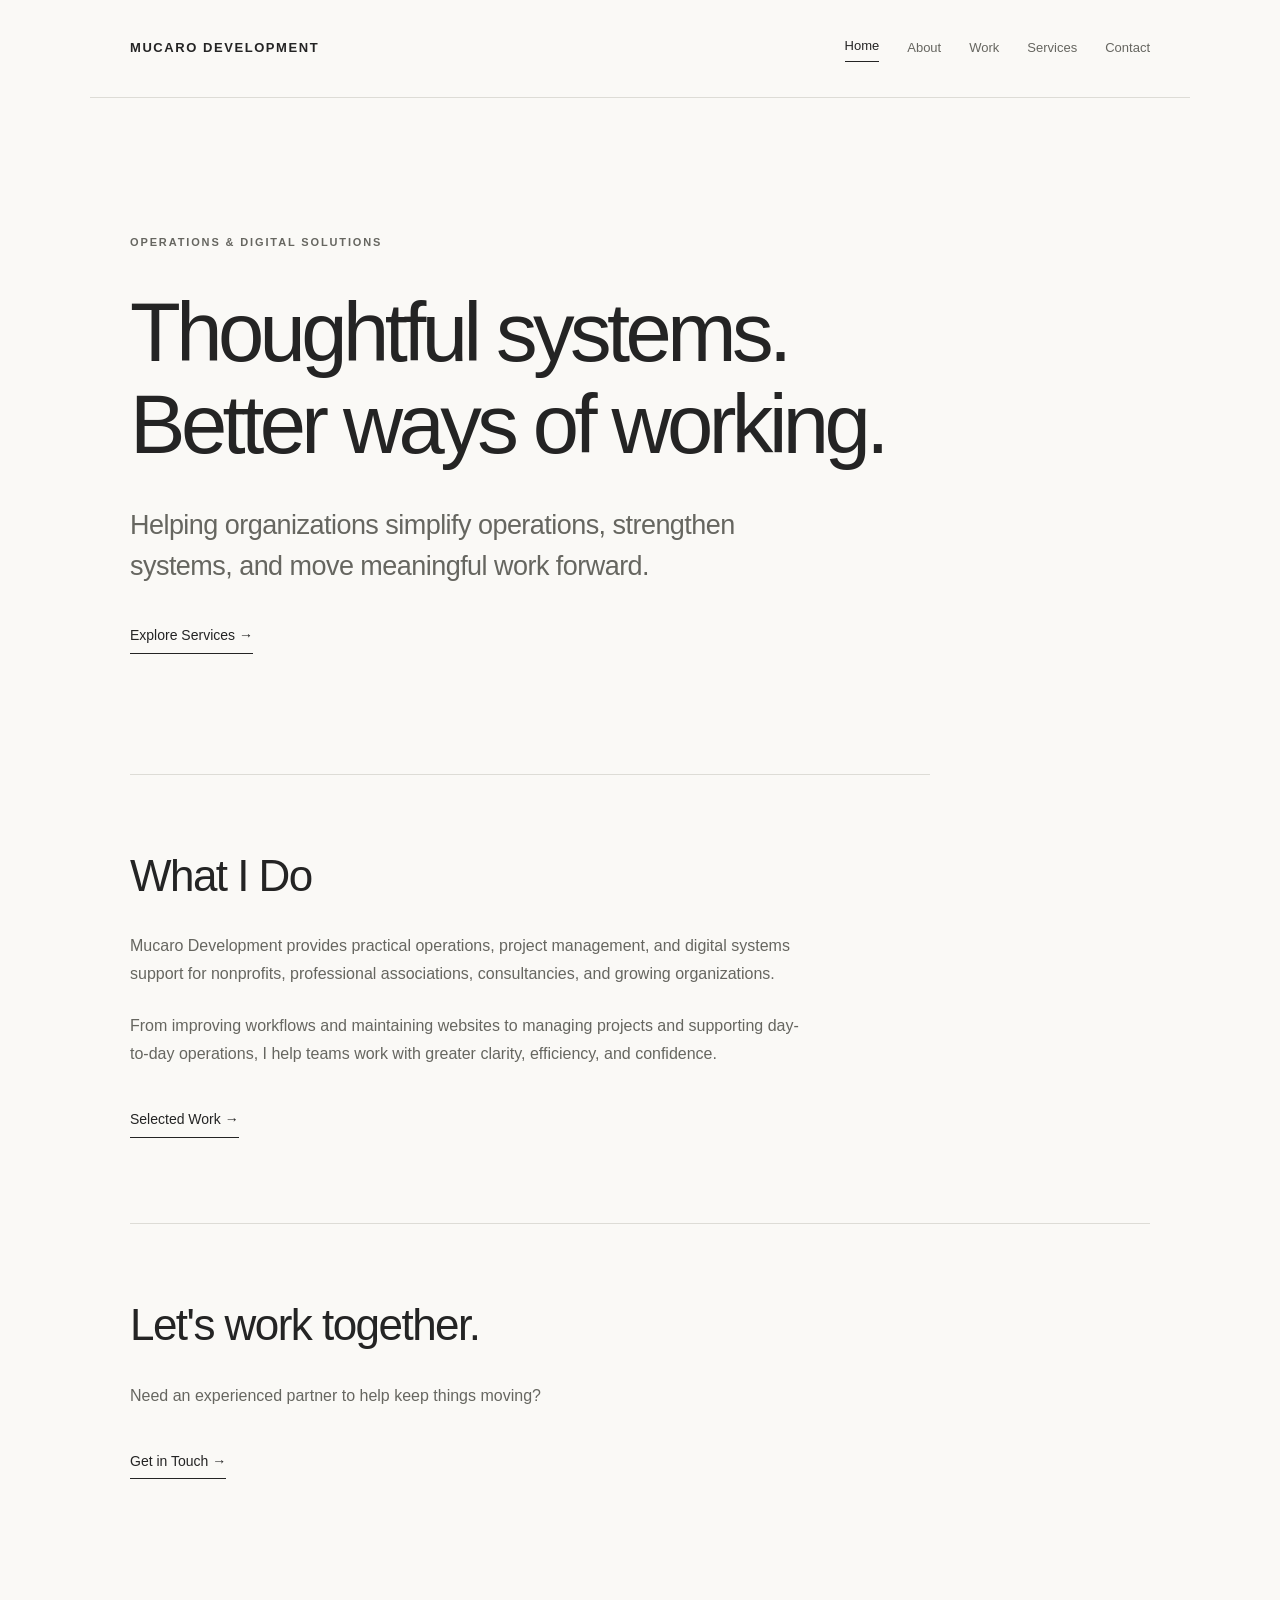
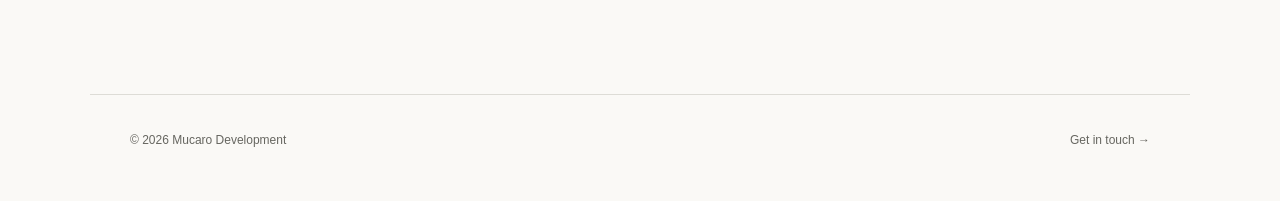
<file: index.html>
<!DOCTYPE html>
<html lang="en">
<head>
  <meta charset="UTF-8">
  <meta name="viewport" content="width=device-width, initial-scale=1.0">
  <meta name="description" content="Mucaro Development provides operations consulting, project management, and digital systems support for mission-driven organizations.">
  <title>Mucaro Development | Operations & Digital Solutions</title>
  <link rel="stylesheet" href="style.css">
</head>

<body>

  <header class="site-header">
    <a href="index.html" class="logo">MUCARO DEVELOPMENT</a>

    <nav aria-label="Main navigation">
      <a href="index.html" class="active" aria-current="page">Home</a>
      <a href="about.html">About</a>
      <a href="work.html">Work</a>
      <a href="services.html">Services</a>
      <a href="contact.html">Contact</a>
    </nav>
  </header>

  <main class="page-content">

    <section class="hero">
      <p class="eyebrow">OPERATIONS & DIGITAL SOLUTIONS</p>

      <h1>
        Thoughtful systems.<br>
        Better ways of working.
      </h1>

      <p class="lead">
        Helping organizations simplify operations,
        strengthen systems, and move meaningful work forward.
      </p>

      <a href="services.html" class="text-link">
        Explore Services &rarr;
      </a>
    </section>

    <section class="home-intro">
      <h2>What I Do</h2>

      <p>
        Mucaro Development provides practical operations,
        project management, and digital systems support
        for nonprofits, professional associations,
        consultancies, and growing organizations.
      </p>

      <p>
        From improving workflows and maintaining websites
        to managing projects and supporting day-to-day
        operations, I help teams work with greater clarity,
        efficiency, and confidence.
      </p>

      <a href="work.html" class="text-link">
        Selected Work &rarr;
      </a>
    </section>

    <section class="home-contact">
      <h2>Let's work together.</h2>

      <p>
        Need an experienced partner to help keep
        things moving?
      </p>

      <a href="contact.html" class="text-link">
        Get in Touch &rarr;
      </a>
    </section>

  </main>

  <footer class="site-footer">
    <p>&copy; 2026 Mucaro Development</p>

    <a href="contact.html">
  Get in touch &rarr;
    </a>
  </footer>

</body>
</html>
</file>
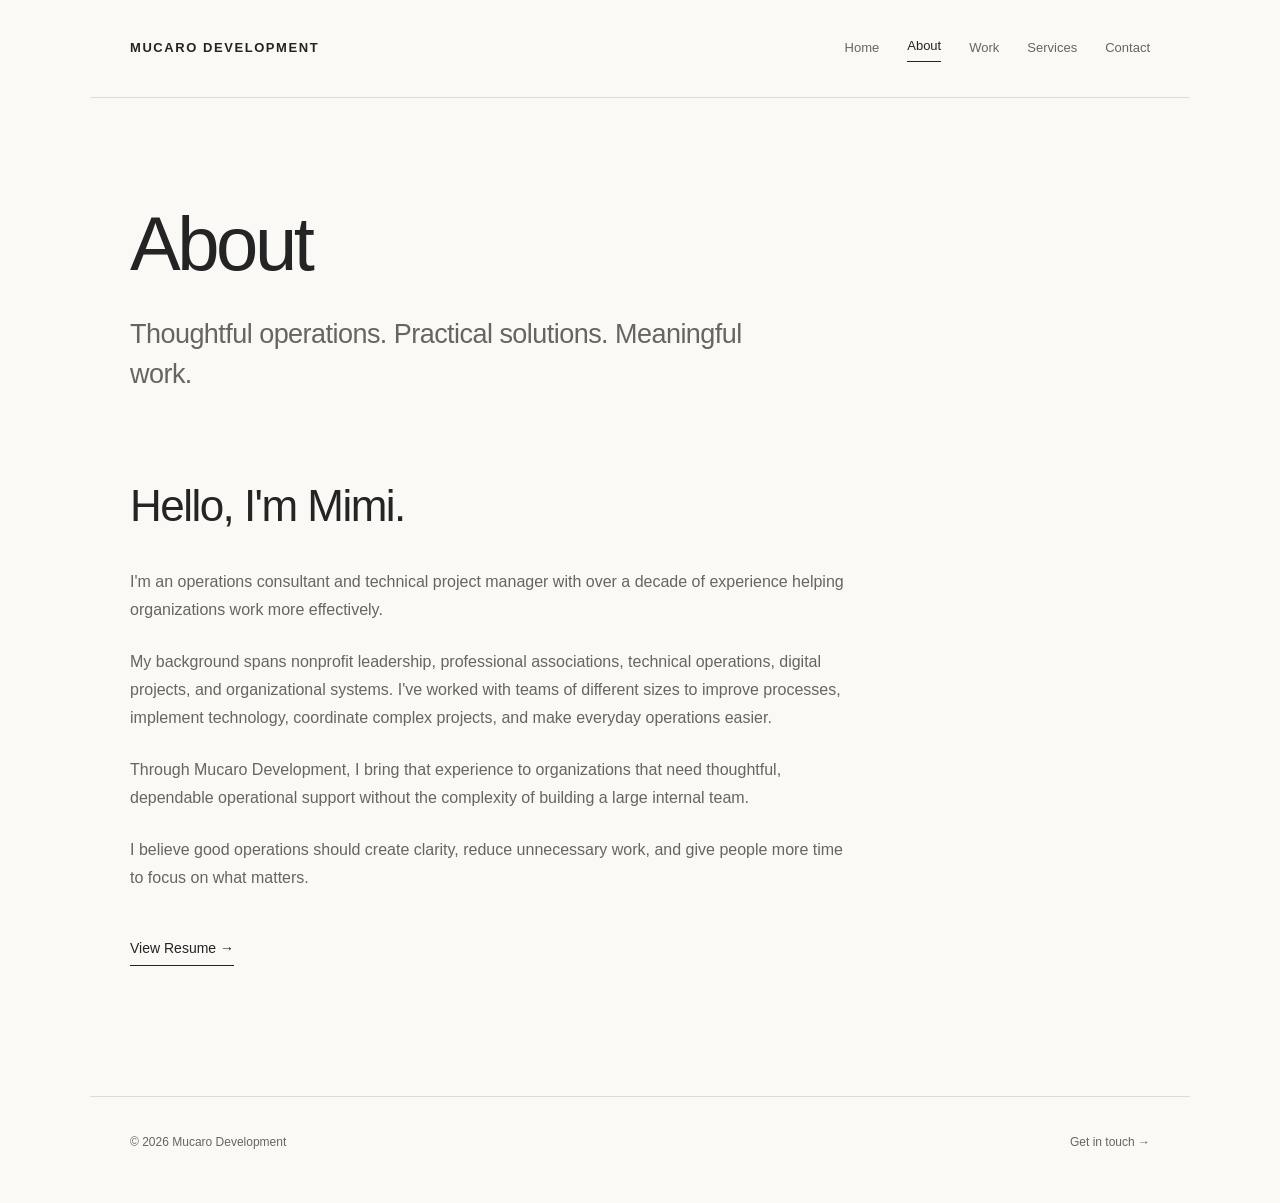
<file: about.html>
<!DOCTYPE html>
<html lang="en">
<head>
  <meta charset="UTF-8">
  <meta name="viewport" content="width=device-width, initial-scale=1.0">
  <meta name="description" content="About Mary Mimi Weary, founder of Mucaro Development.">
  <title>About | Mucaro Development</title>
  <link rel="stylesheet" href="style.css">
</head>
<body>

  <header class="site-header">
    <a href="index.html" class="logo">MUCARO DEVELOPMENT</a>

    <nav aria-label="Main navigation">
      <a href="index.html">Home</a>
      <a href="about.html" class="active" aria-current="page">About</a>
      <a href="work.html">Work</a>
      <a href="services.html">Services</a>
      <a href="contact.html">Contact</a>
    </nav>
  </header>

  <main class="page-content">
    <section class="page-intro">
      <h1>About</h1>
      <p class="lead">
        Thoughtful operations. Practical solutions.
        Meaningful work.
      </p>
    </section>

    <section class="about-content">
      <h2>Hello, I'm Mimi.</h2>

      <p>
        I'm an operations consultant and technical project
        manager with over a decade of experience helping
        organizations work more effectively.
      </p>

      <p>
        My background spans nonprofit leadership, professional
        associations, technical operations, digital projects,
        and organizational systems. I've worked with teams
        of different sizes to improve processes, implement
        technology, coordinate complex projects, and make
        everyday operations easier.
      </p>

      <p>
        Through Mucaro Development, I bring that experience
        to organizations that need thoughtful, dependable
        operational support without the complexity of building
        a large internal team.
      </p>

      <p>
        I believe good operations should create clarity,
        reduce unnecessary work, and give people more time
        to focus on what matters.
      </p>

      <a href="resume.pdf" class="text-link" target="_blank"
         rel="noopener noreferrer">
        View Resume &rarr;
      </a>
    </section>
  </main>

  <footer class="site-footer">
    <p>&copy; 2026 Mucaro Development</p>
    <a href="contact.html">
  Get in touch &rarr;
    </a>
  </footer>

</body>
</html>
</file>
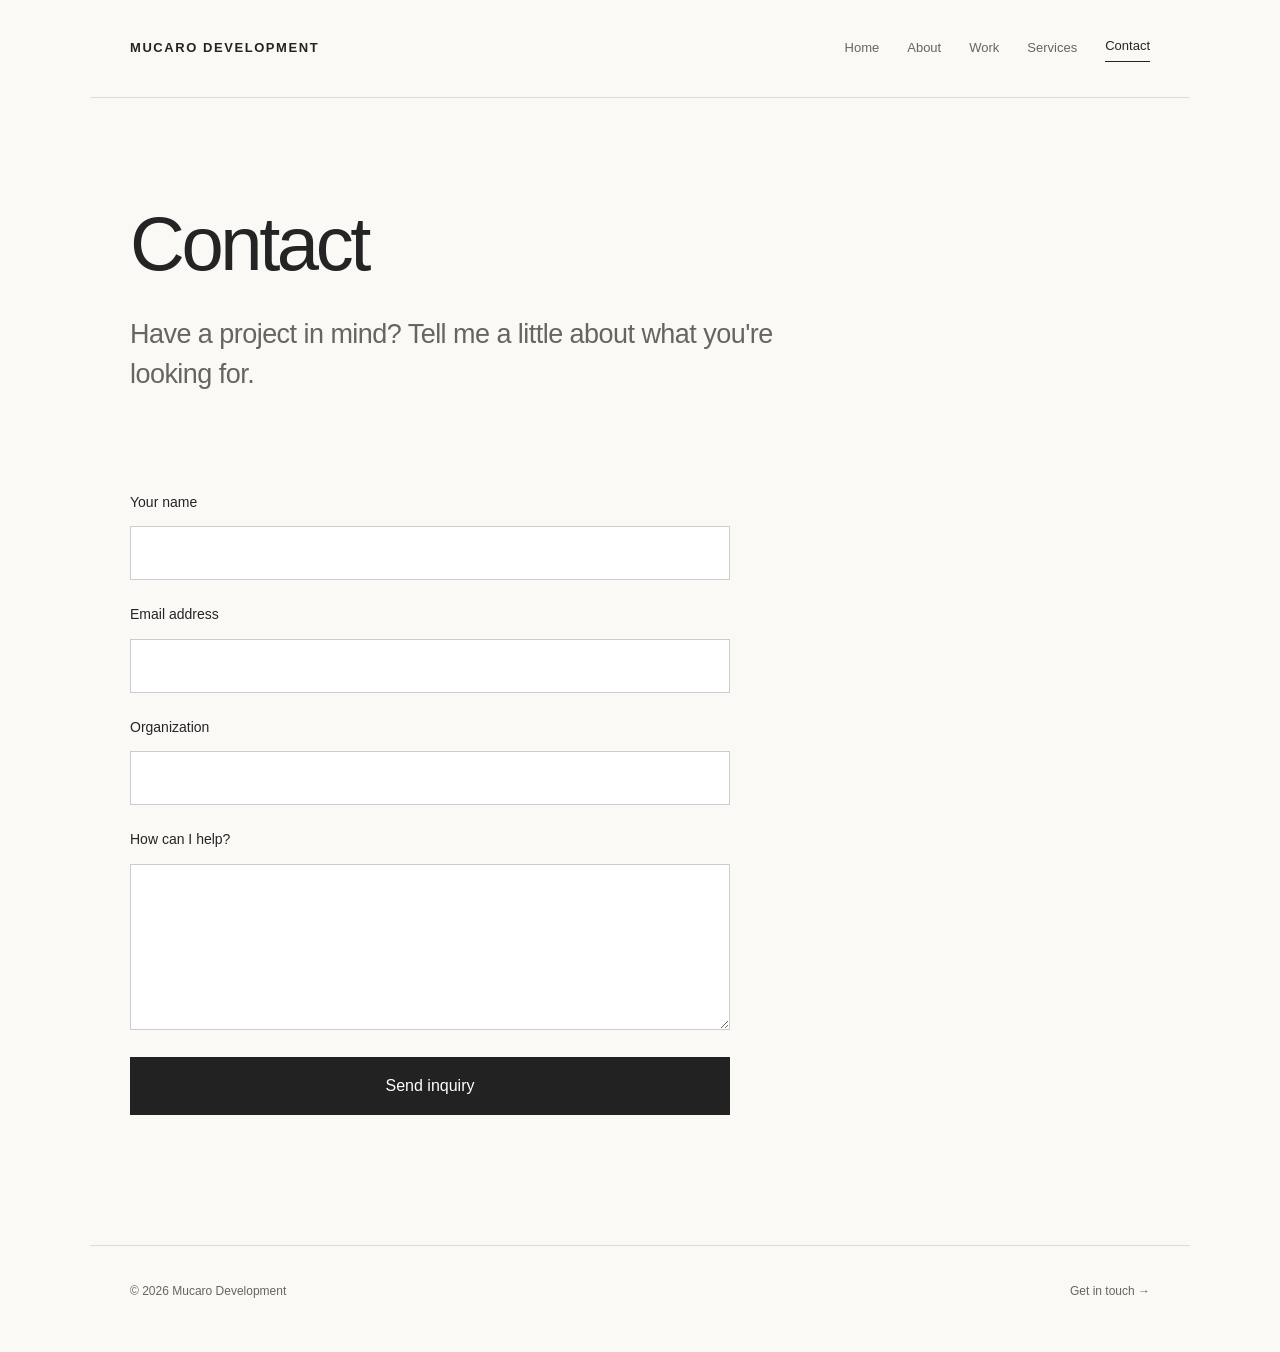
<file: contact.html>
<!DOCTYPE html>
<html lang="en">
<head>
  <meta charset="UTF-8">
  <meta name="viewport" content="width=device-width, initial-scale=1.0">
  <meta name="description" content="Contact Mucaro Development for operations consulting, project management, and technical support.">
  <title>Contact | Mucaro Development</title>
  <link rel="stylesheet" href="style.css">

  <style>
    /* Contact form styling */
    .contact-form {
      max-width: 600px;
      margin-top: 40px;
    }

    .contact-form form {
      display: flex;
      flex-direction: column;
      gap: 12px;
    }

    .contact-form label {
      font-size: 14px;
      margin-top: 10px;
    }

    .contact-form input,
    .contact-form textarea {
      width: 100%;
      padding: 12px;
      border: 1px solid #ccc;
      border-radius: 0;
      background: #fff;
      color: #222;
      font: inherit;
      box-sizing: border-box;
    }

    .contact-form textarea {
      resize: vertical;
    }

    .contact-form input:focus,
    .contact-form textarea:focus {
      outline: 1px solid #222;
      border-color: #222;
    }

    .contact-form button {
      background: #222;
      color: #fff;
      border: 1px solid #222;
      padding: 14px 24px;
      font: inherit;
      cursor: pointer;
      margin-top: 15px;
      transition: background 0.2s, color 0.2s;
    }

    .contact-form button:hover {
      background: transparent;
      color: #222;
    }

    @media (max-width: 600px) {
      .contact-form {
        margin-top: 30px;
      }
    }
  </style>
</head>

<body>

  <header class="site-header">
    <a href="index.html" class="logo">
      MUCARO DEVELOPMENT
    </a>

    <nav aria-label="Main navigation">
      <a href="index.html">Home</a>
      <a href="about.html">About</a>
      <a href="work.html">Work</a>
      <a href="services.html">Services</a>
      <a href="contact.html" class="active"
         aria-current="page">Contact</a>
    </nav>
  </header>

  <main class="page-content">

    <section class="page-intro">
      <h1>Contact</h1>
      <p class="lead">
        Have a project in mind?
        Tell me a little about what you're looking for.
      </p>
    </section>

    <section class="contact-form">

      <form
        action="https://formspree.io/f/mdeeekjy"
        method="POST"
      >

        <label for="name">Your name</label>
        <input
          id="name"
          type="text"
          name="name"
          autocomplete="name"
          required
        >

        <label for="email">Email address</label>
        <input
          id="email"
          type="email"
          name="email"
          autocomplete="email"
          required
        >

        <label for="organization">Organization</label>
        <input
          id="organization"
          type="text"
          name="organization"
          autocomplete="organization"
        >

        <label for="message">How can I help?</label>
        <textarea
          id="message"
          name="message"
          rows="5"
          required
        ></textarea>

        <button type="submit">
          Send inquiry
        </button>

      </form>

    </section>

  </main>

  <footer class="site-footer">
    <p>&copy; 2026 Mucaro Development</p>
    <a href="contact.html">
  Get in touch &rarr;
    </a>
  </footer>

</body>
</html>
</file>
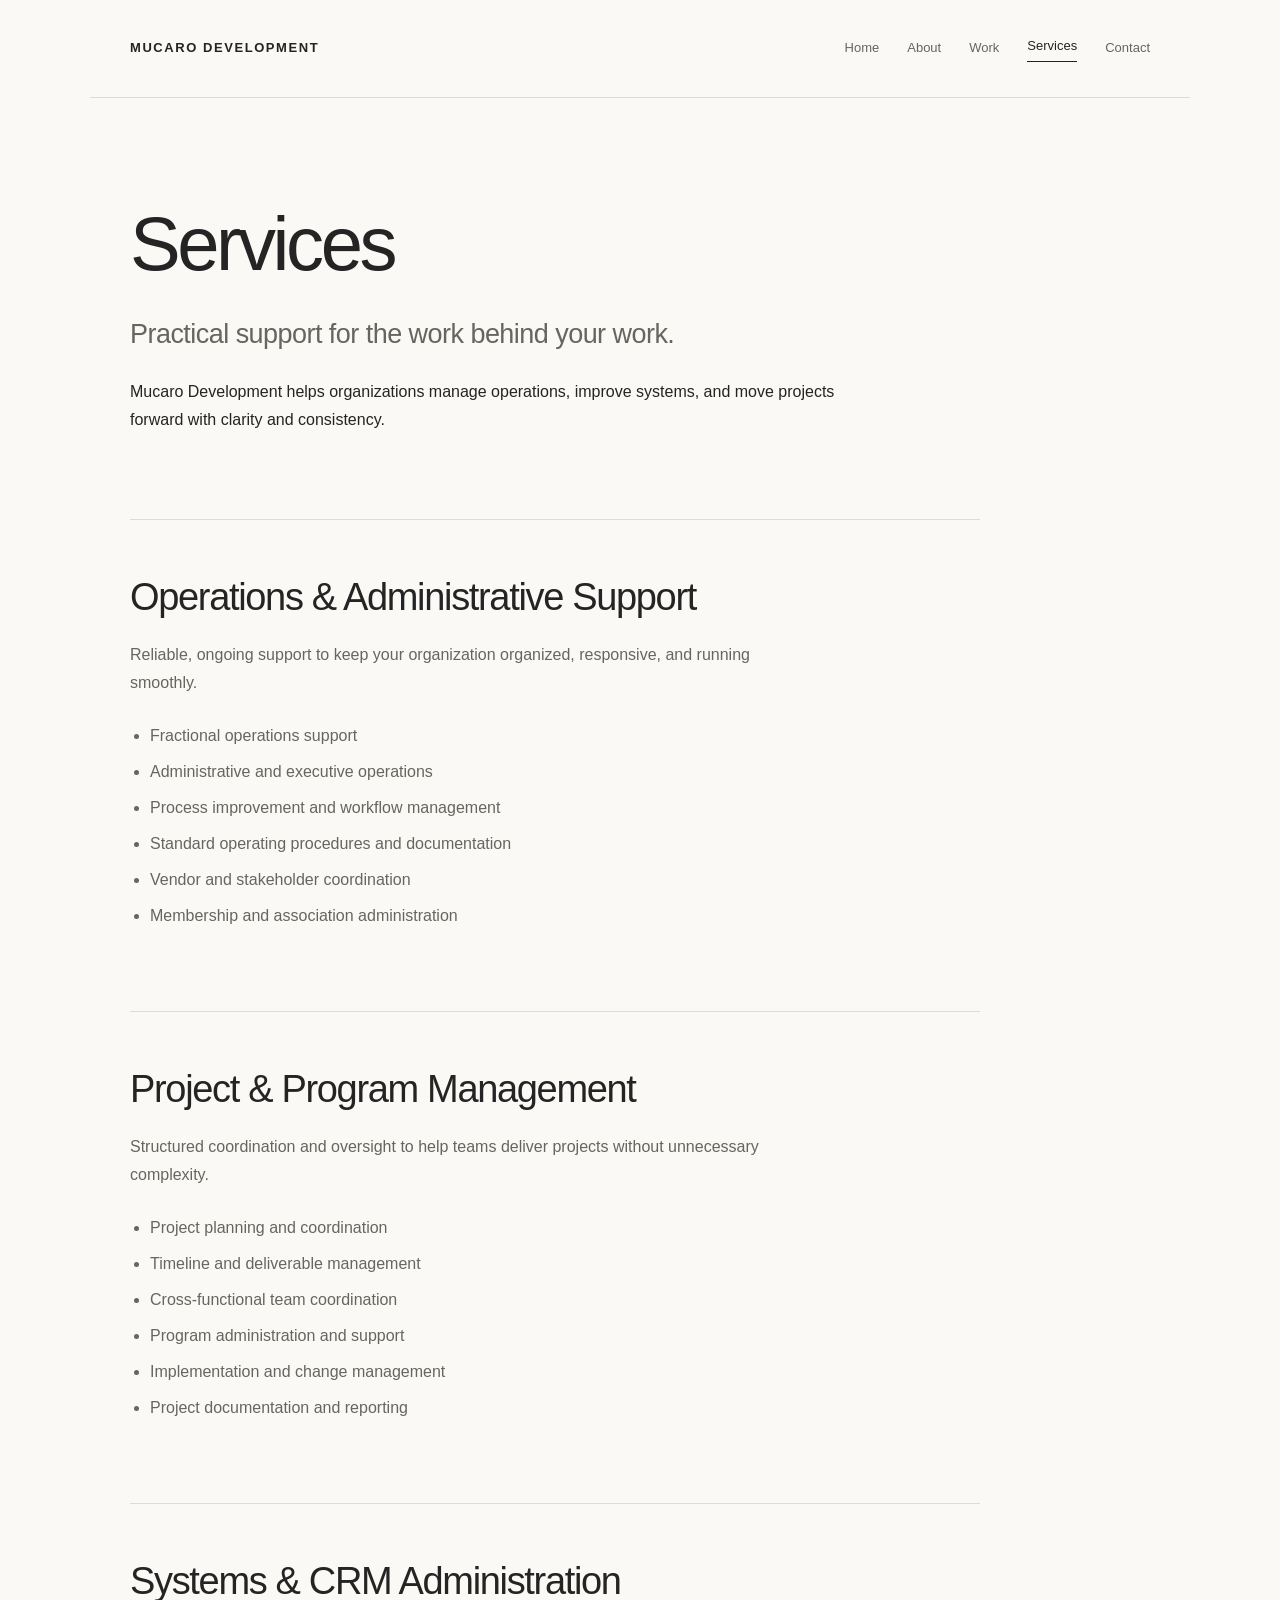
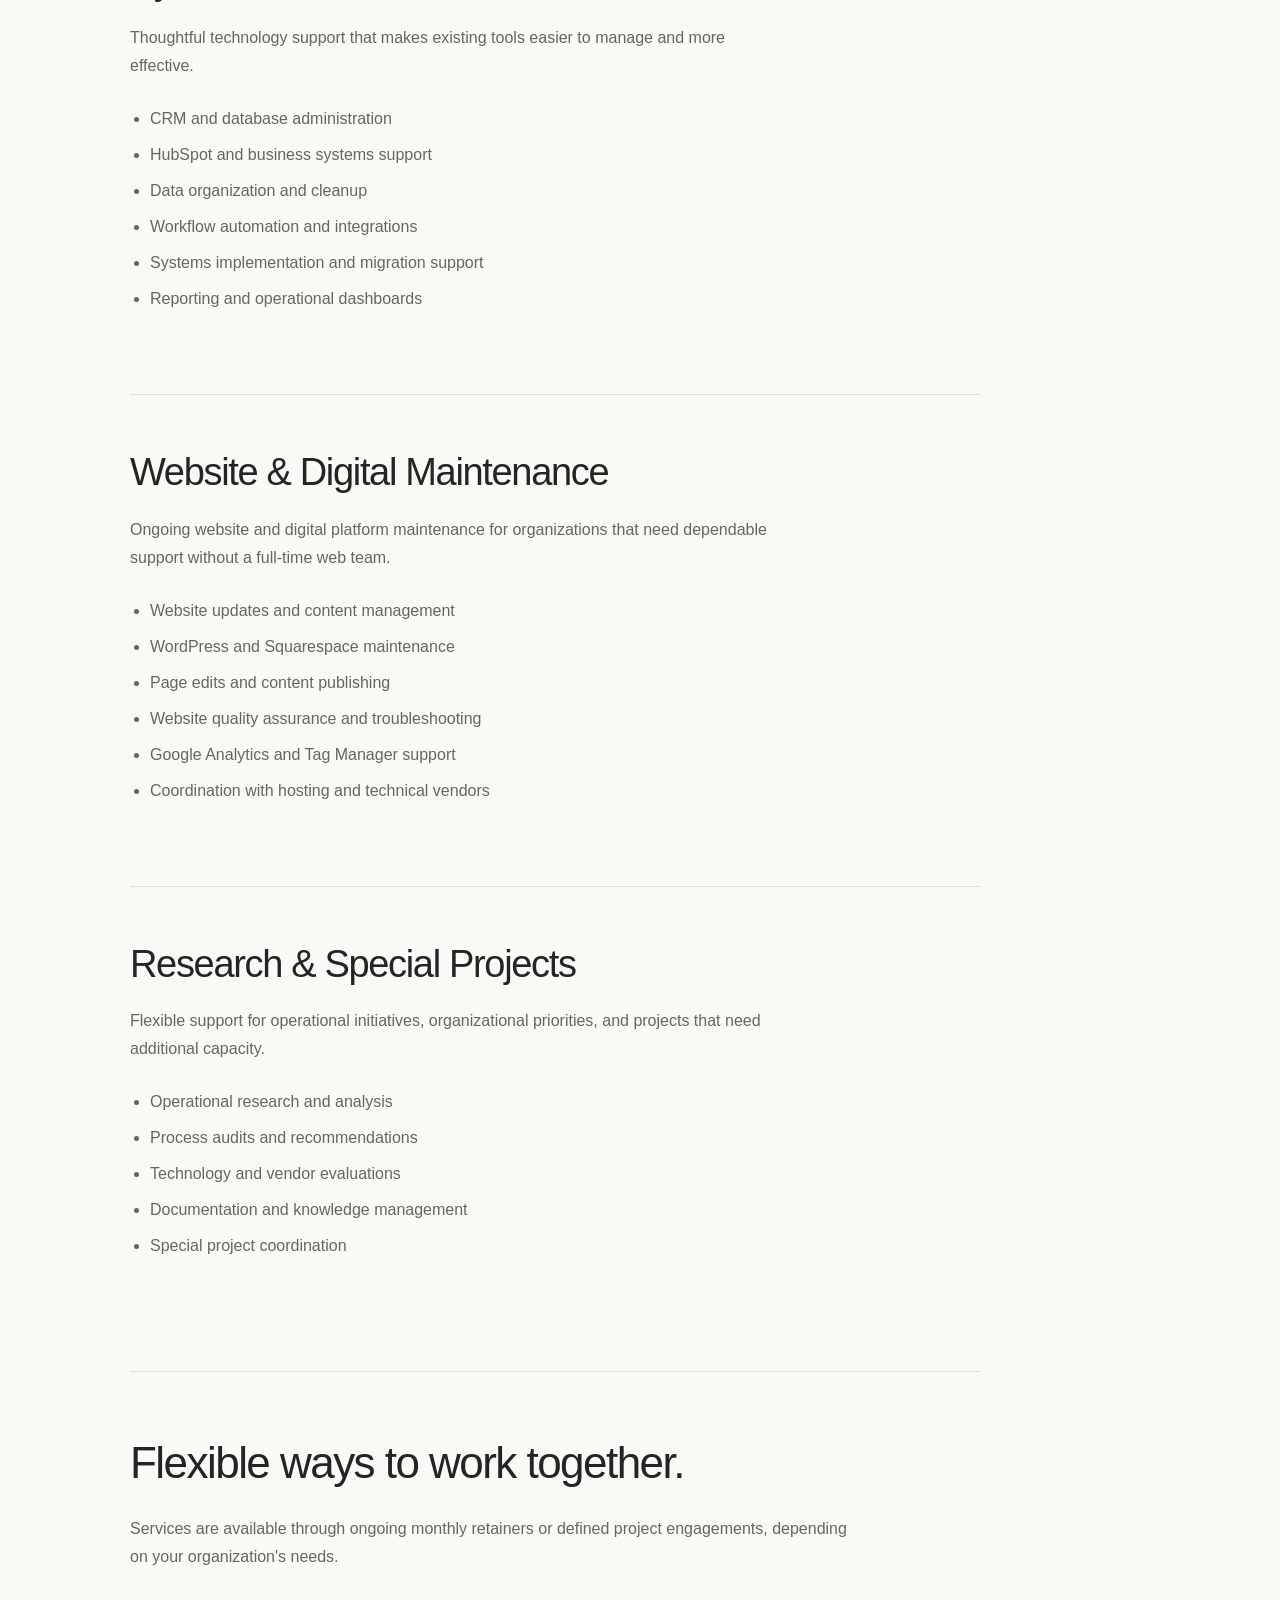
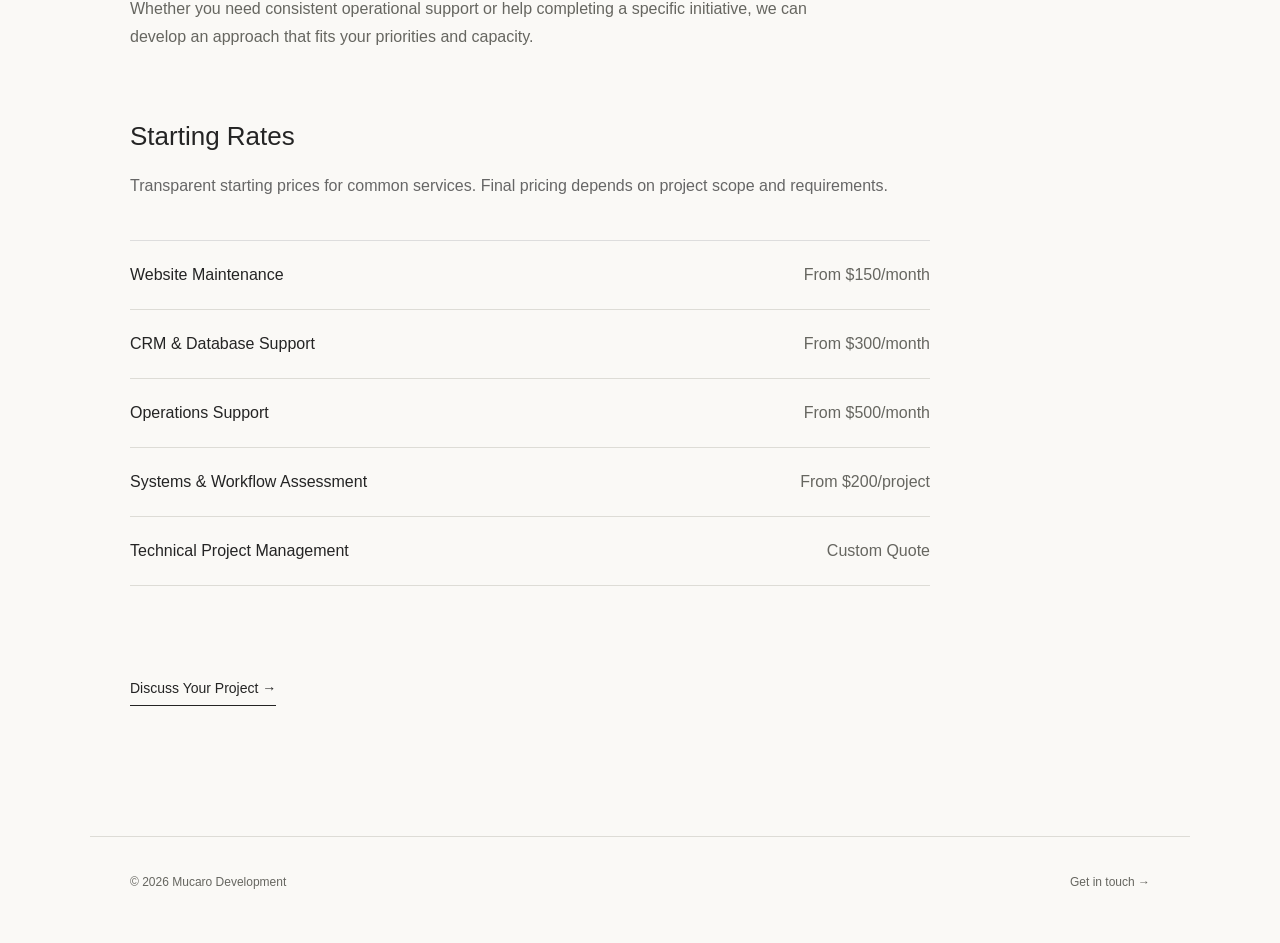
<file: services.html>
<!DOCTYPE html>
<html lang="en">
<head>
  <meta charset="UTF-8">
  <meta name="viewport" content="width=device-width, initial-scale=1.0">
  <meta
    name="description"
    content="Explore operations consulting, project management, systems administration, and website maintenance services from Mucaro Development."
  >
  <title>Services | Mucaro Development</title>
  <link rel="stylesheet" href="style.css?v=2">
</head>

<body>

  <header class="site-header">
    <a href="index.html" class="logo">MUCARO DEVELOPMENT</a>

    <button
      class="menu-toggle"
      type="button"
      aria-label="Open navigation"
      aria-expanded="false"
    >
      Menu
    </button>

    <nav aria-label="Main navigation">
      <a href="index.html">Home</a>
      <a href="about.html">About</a>
      <a href="work.html">Work</a>
      <a href="services.html" class="active" aria-current="page">Services</a>
      <a href="contact.html">Contact</a>
    </nav>
  </header>

  <main class="page-content">

    <section class="page-intro">
      <h1>Services</h1>

      <p class="lead">
        Practical support for the work behind your work.
      </p>

      <p>
        Mucaro Development helps organizations manage
        operations, improve systems, and move projects
        forward with clarity and consistency.
      </p>
    </section>

    <section class="services-content">

      <div class="service-item">
        <h2>Operations & Administrative Support</h2>

        <p>
          Reliable, ongoing support to keep your organization
          organized, responsive, and running smoothly.
        </p>

        <ul>
          <li>Fractional operations support</li>
          <li>Administrative and executive operations</li>
          <li>Process improvement and workflow management</li>
          <li>Standard operating procedures and documentation</li>
          <li>Vendor and stakeholder coordination</li>
          <li>Membership and association administration</li>
        </ul>
      </div>

      <div class="service-item">
        <h2>Project & Program Management</h2>

        <p>
          Structured coordination and oversight to help
          teams deliver projects without unnecessary complexity.
        </p>

        <ul>
          <li>Project planning and coordination</li>
          <li>Timeline and deliverable management</li>
          <li>Cross-functional team coordination</li>
          <li>Program administration and support</li>
          <li>Implementation and change management</li>
          <li>Project documentation and reporting</li>
        </ul>
      </div>

      <div class="service-item">
        <h2>Systems & CRM Administration</h2>

        <p>
          Thoughtful technology support that makes existing
          tools easier to manage and more effective.
        </p>

        <ul>
          <li>CRM and database administration</li>
          <li>HubSpot and business systems support</li>
          <li>Data organization and cleanup</li>
          <li>Workflow automation and integrations</li>
          <li>Systems implementation and migration support</li>
          <li>Reporting and operational dashboards</li>
        </ul>
      </div>

      <div class="service-item">
        <h2>Website & Digital Maintenance</h2>

        <p>
          Ongoing website and digital platform maintenance
          for organizations that need dependable support
          without a full-time web team.
        </p>

        <ul>
          <li>Website updates and content management</li>
          <li>WordPress and Squarespace maintenance</li>
          <li>Page edits and content publishing</li>
          <li>Website quality assurance and troubleshooting</li>
          <li>Google Analytics and Tag Manager support</li>
          <li>Coordination with hosting and technical vendors</li>
        </ul>
      </div>

      <div class="service-item">
        <h2>Research & Special Projects</h2>

        <p>
          Flexible support for operational initiatives,
          organizational priorities, and projects that
          need additional capacity.
        </p>

        <ul>
          <li>Operational research and analysis</li>
          <li>Process audits and recommendations</li>
          <li>Technology and vendor evaluations</li>
          <li>Documentation and knowledge management</li>
          <li>Special project coordination</li>
        </ul>
      </div>

    </section>

    
    <section class="services-approach engagement-section">
      <h2>Flexible ways to work together.</h2>
    
      <p>
        Services are available through ongoing monthly retainers
        or defined project engagements, depending on your
        organization's needs.
      </p>
    
      <p>
        Whether you need consistent operational support or help
        completing a specific initiative, we can develop an
        approach that fits your priorities and capacity.
      </p>
    
      <div class="pricing-section">
        <h3>Starting Rates</h3>
        <p>
          Transparent starting prices for common services.
          Final pricing depends on project scope and requirements.
        </p>
    
        <div class="pricing-row">
          <span>Website Maintenance</span>
          <span>From $150/month</span>
        </div>
    
        <div class="pricing-row">
          <span>CRM &amp; Database Support</span>
          <span>From $300/month</span>
        </div>
    
        <div class="pricing-row">
          <span>Operations Support</span>
          <span>From $500/month</span>
        </div>
    
        <div class="pricing-row">
          <span>Systems &amp; Workflow Assessment</span>
          <span>From $200/project</span>
        </div>
    
        <div class="pricing-row">
          <span>Technical Project Management</span>
          <span>Custom Quote</span>
        </div>
      </div>
    
      <a href="contact.html" class="text-link">
        Discuss Your Project &rarr;
      </a>
    </section>


  </main>

  <footer class="site-footer">
    <p>
      &copy; <span id="year">2026</span> Mucaro Development
    </p>

    <a href="contact.html">
  Get in touch &rarr;
    </a>
  </footer>

  <script src="script.js" defer></script>

</body>
</html>
</file>
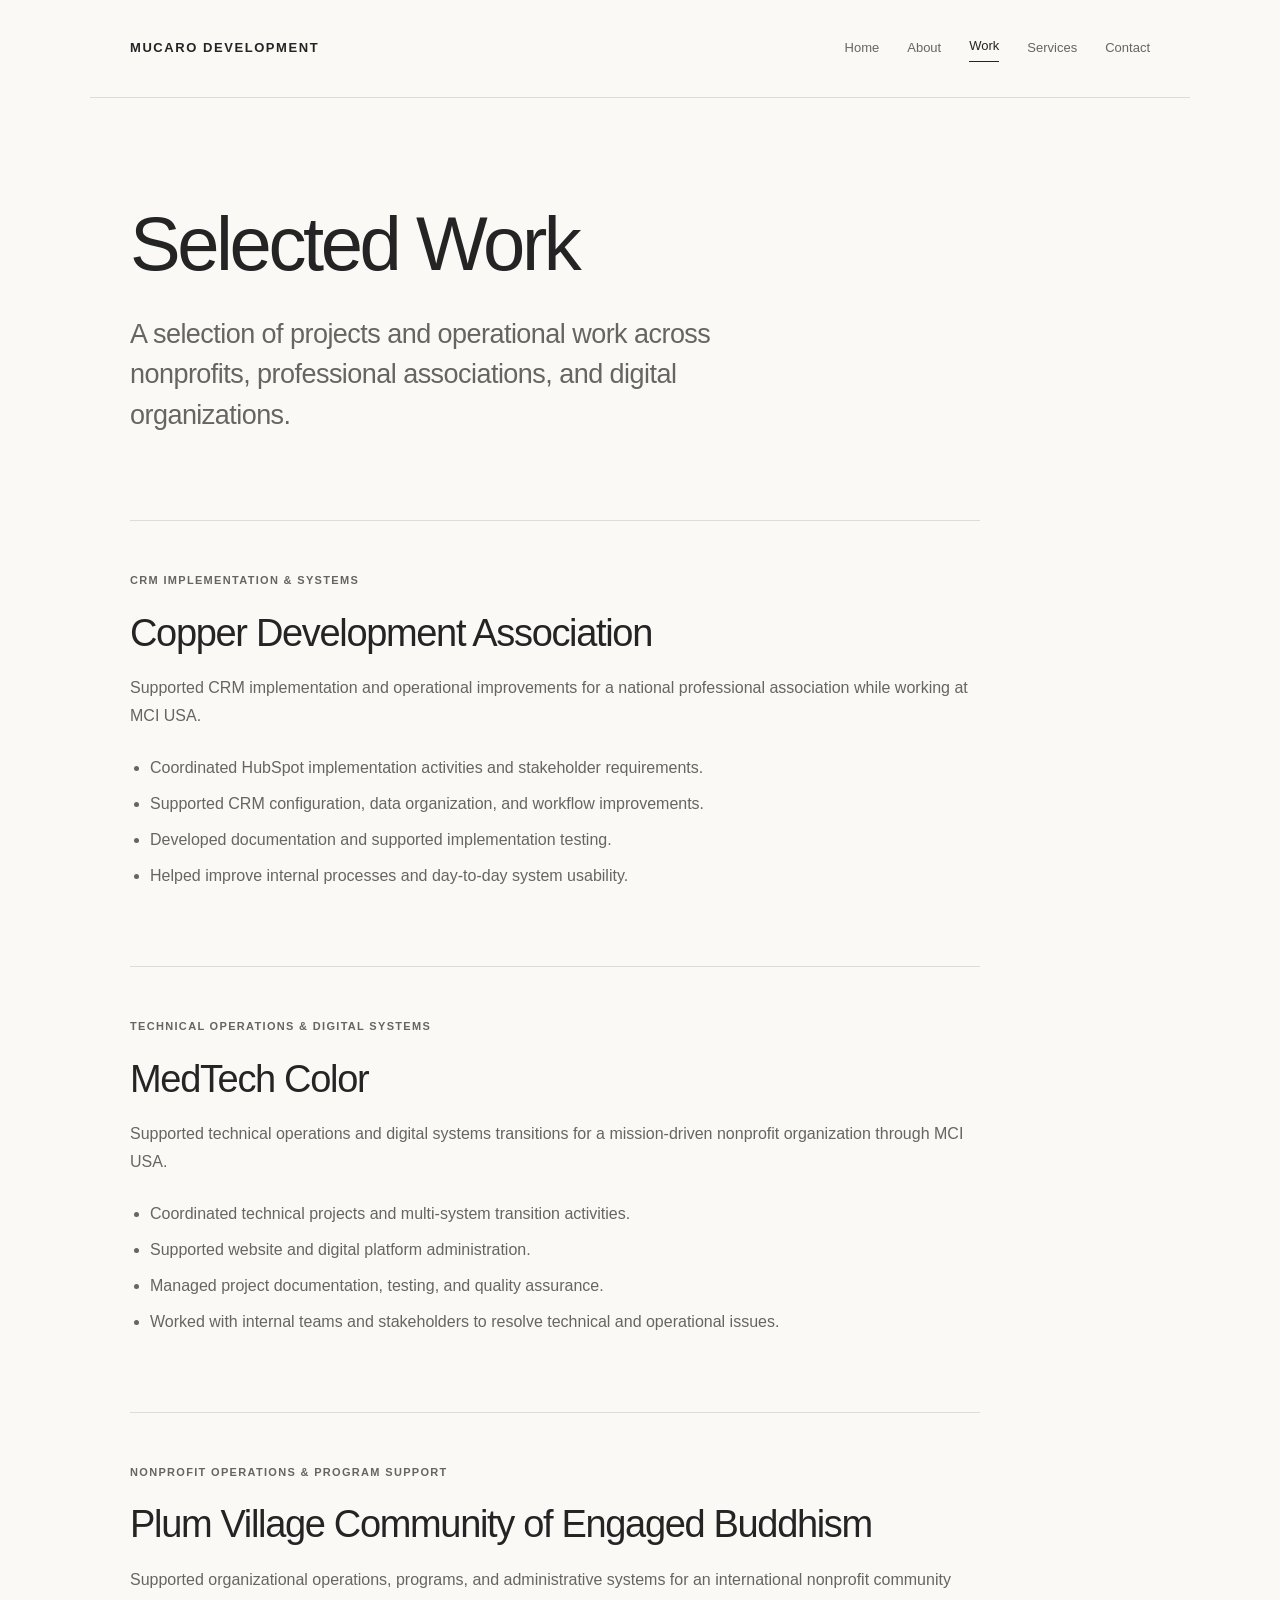
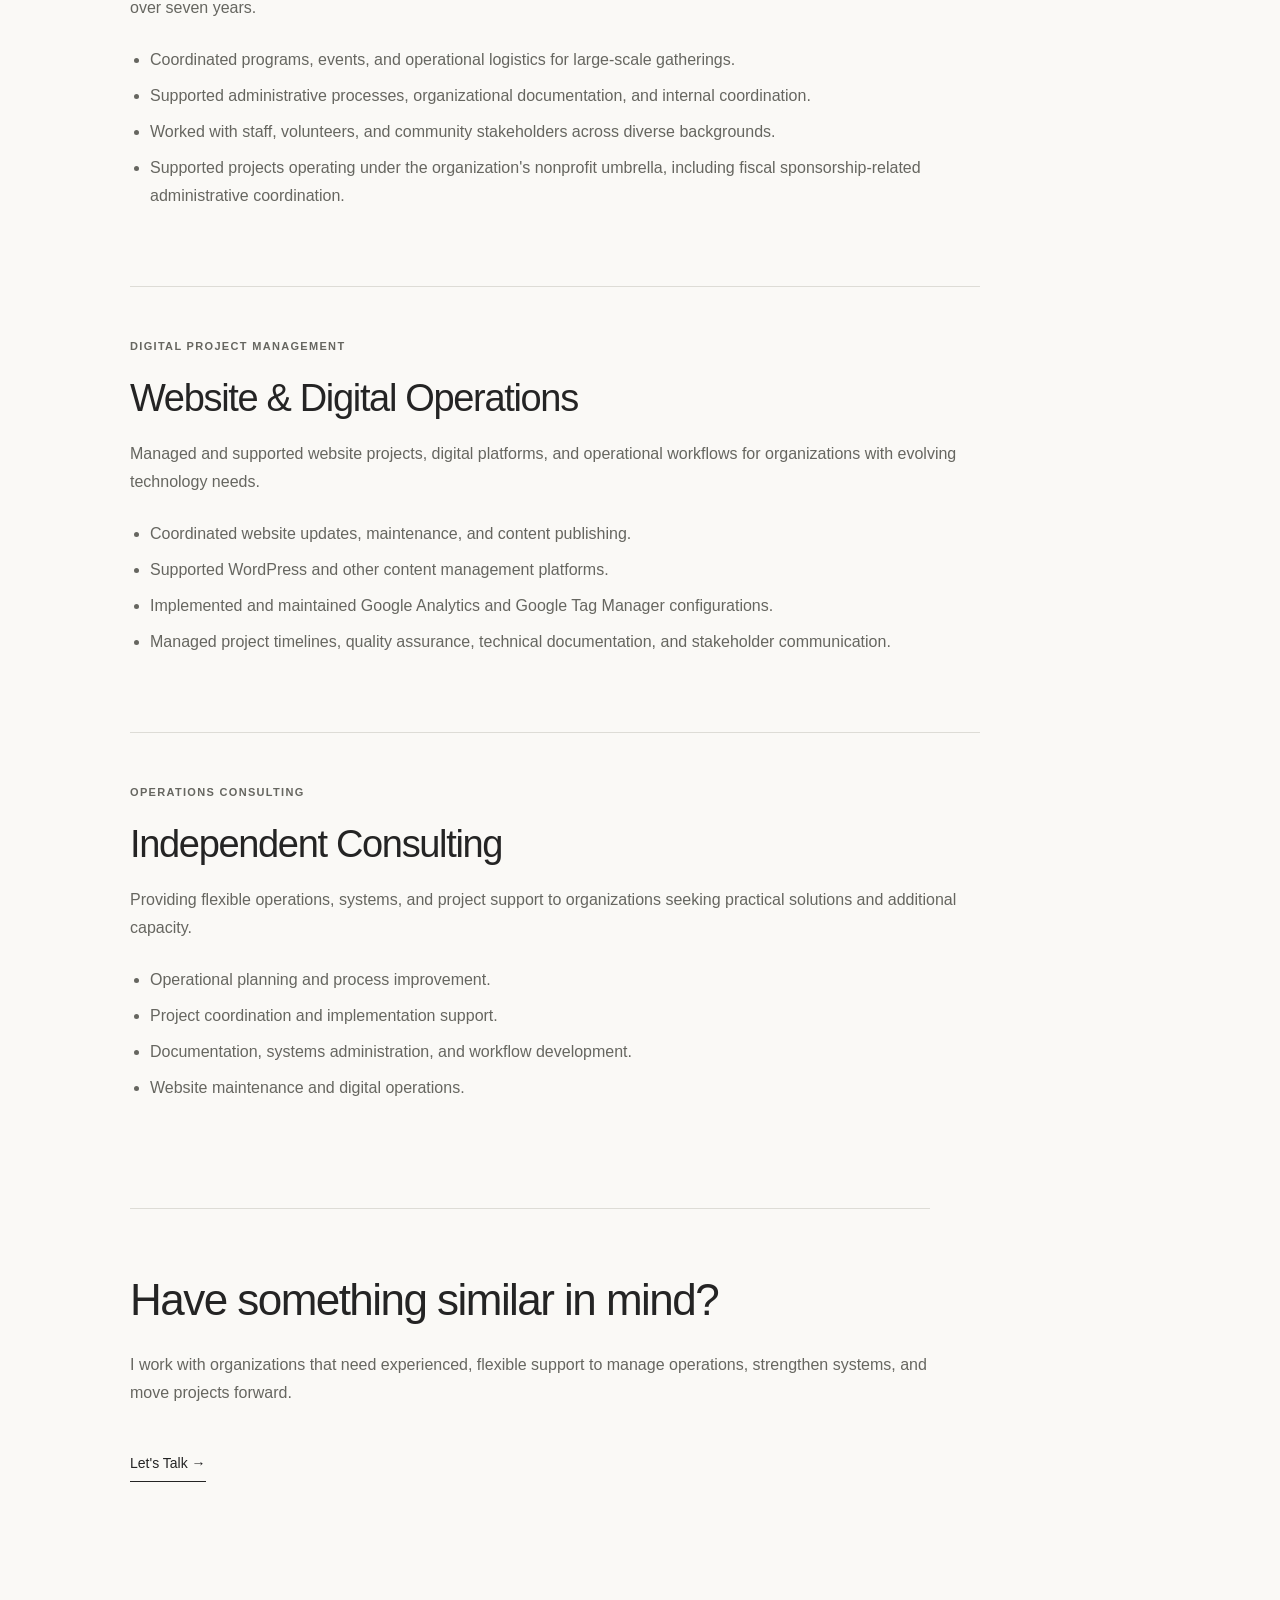
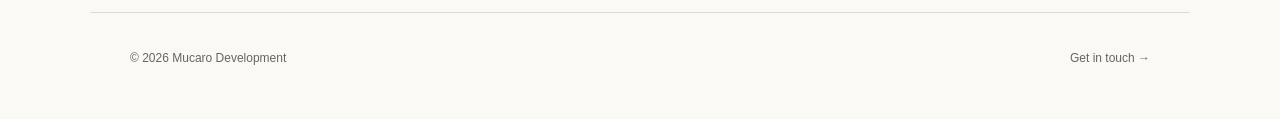
<file: work.html>
<!DOCTYPE html>
<html lang="en">
<head>
  <meta charset="UTF-8">
  <meta name="viewport" content="width=device-width, initial-scale=1.0">
  <meta
    name="description"
    content="Selected work from Mucaro Development, including nonprofit operations, CRM implementations, technical project management, and digital systems."
  >
  <title>Work | Mucaro Development</title>
  <link rel="stylesheet" href="style.css">
</head>

<body>

  <header class="site-header">
    <a href="index.html" class="logo">MUCARO DEVELOPMENT</a>

    <button
      class="menu-toggle"
      type="button"
      aria-label="Open navigation"
      aria-expanded="false"
    >
      Menu
    </button>

    <nav aria-label="Main navigation">
      <a href="index.html">Home</a>
      <a href="about.html">About</a>
      <a href="work.html" class="active" aria-current="page">Work</a>
      <a href="services.html">Services</a>
      <a href="contact.html">Contact</a>
    </nav>
  </header>

  <main class="page-content">

    <section class="page-intro">
      <h1>Selected Work</h1>

      <p class="lead">
        A selection of projects and operational work
        across nonprofits, professional associations,
        and digital organizations.
      </p>
    </section>

    <section class="work-content">

      <!-- PROJECT 1 -->

      <article class="work-item">
        <p class="work-category">
          CRM IMPLEMENTATION & SYSTEMS
        </p>

        <h2>Copper Development Association</h2>

        <p>
          Supported CRM implementation and operational
          improvements for a national professional
          association while working at MCI USA.
        </p>

        <ul>
          <li>
            Coordinated HubSpot implementation activities
            and stakeholder requirements.
          </li>
          <li>
            Supported CRM configuration, data organization,
            and workflow improvements.
          </li>
          <li>
            Developed documentation and supported
            implementation testing.
          </li>
          <li>
            Helped improve internal processes and
            day-to-day system usability.
          </li>
        </ul>
      </article>

      <!-- PROJECT 2 -->

      <article class="work-item">
        <p class="work-category">
          TECHNICAL OPERATIONS & DIGITAL SYSTEMS
        </p>

        <h2>MedTech Color</h2>

        <p>
          Supported technical operations and digital
          systems transitions for a mission-driven
          nonprofit organization through MCI USA.
        </p>

        <ul>
          <li>
            Coordinated technical projects and
            multi-system transition activities.
          </li>
          <li>
            Supported website and digital platform
            administration.
          </li>
          <li>
            Managed project documentation,
            testing, and quality assurance.
          </li>
          <li>
            Worked with internal teams and stakeholders
            to resolve technical and operational issues.
          </li>
        </ul>
      </article>

      <!-- PROJECT 3 -->

      <article class="work-item">
        <p class="work-category">
          NONPROFIT OPERATIONS & PROGRAM SUPPORT
        </p>

        <h2>Plum Village Community of Engaged Buddhism</h2>

        <p>
          Supported organizational operations, programs,
          and administrative systems for an international
          nonprofit community over seven years.
        </p>

        <ul>
          <li>
            Coordinated programs, events, and operational
            logistics for large-scale gatherings.
          </li>
          <li>
            Supported administrative processes,
            organizational documentation, and
            internal coordination.
          </li>
          <li>
            Worked with staff, volunteers, and
            community stakeholders across diverse
            backgrounds.
          </li>
          <li>
            Supported projects operating under the
            organization's nonprofit umbrella,
            including fiscal sponsorship-related
            administrative coordination.
          </li>
        </ul>
      </article>

      <!-- PROJECT 4 -->

      <article class="work-item">
        <p class="work-category">
          DIGITAL PROJECT MANAGEMENT
        </p>

        <h2>Website & Digital Operations</h2>

        <p>
          Managed and supported website projects,
          digital platforms, and operational workflows
          for organizations with evolving technology needs.
        </p>

        <ul>
          <li>
            Coordinated website updates, maintenance,
            and content publishing.
          </li>
          <li>
            Supported WordPress and other
            content management platforms.
          </li>
          <li>
            Implemented and maintained Google Analytics
            and Google Tag Manager configurations.
          </li>
          <li>
            Managed project timelines, quality assurance,
            technical documentation, and stakeholder
            communication.
          </li>
        </ul>
      </article>

      <!-- PROJECT 5 -->

      <article class="work-item">
        <p class="work-category">
          OPERATIONS CONSULTING
        </p>

        <h2>Independent Consulting</h2>

        <p>
          Providing flexible operations, systems,
          and project support to organizations seeking
          practical solutions and additional capacity.
        </p>

        <ul>
          <li>
            Operational planning and process improvement.
          </li>
          <li>
            Project coordination and implementation support.
          </li>
          <li>
            Documentation, systems administration,
            and workflow development.
          </li>
          <li>
            Website maintenance and digital operations.
          </li>
        </ul>
      </article>

    </section>

    <section class="services-approach">
      <h2>Have something similar in mind?</h2>

      <p>
        I work with organizations that need experienced,
        flexible support to manage operations, strengthen
        systems, and move projects forward.
      </p>

      <a href="contact.html" class="text-link">
        Let's Talk &rarr;
      </a>
    </section>

  </main>

  <footer class="site-footer">
    <p>
      &copy; <span id="year">2026</span> Mucaro Development
    </p>

    <a href="contact.html">
  Get in touch &rarr;
    </a>
  </footer>

  <script src="script.js" defer></script>

</body>
</html>
</file>
<file: style.css>
/* ========================================
   MUCARO DEVELOPMENT
   Main Stylesheet
   ======================================== */

/* ---------- VARIABLES ---------- */

:root {
  --background: #FAF9F6;
  --text: #242424;
  --muted: #666660;
  --border: #DDDCD6;
  --accent: #494C43;

  --font-main: "Helvetica Neue", Helvetica, Arial, sans-serif;

  --content-width: 1100px;
  --reading-width: 720px;
}

/* ---------- RESET ---------- */

* {
  box-sizing: border-box;
}

html {
  scroll-behavior: smooth;
}

body {
  margin: 0;
  background: var(--background);
  color: var(--text);
  font-family: var(--font-main);
  font-size: 16px;
  line-height: 1.75;
  -webkit-font-smoothing: antialiased;
}

a {
  color: inherit;
  text-decoration: none;
}

a:hover {
  color: var(--accent);
}

a:focus-visible,
button:focus-visible {
  outline: 2px solid var(--accent);
  outline-offset: 5px;
}

h1, h2, h3, p {
  margin-top: 0;
}

h1, h2, h3 {
  font-weight: 400;
  line-height: 1.2;
}

p {
  margin-bottom: 1.5rem;
}

ul {
  padding-left: 1.25rem;
}

li {
  margin-bottom: 0.5rem;
}

/* ---------- HEADER ---------- */

.site-header {
  max-width: var(--content-width);
  margin: 0 auto;
  padding: 35px 40px;

  display: flex;
  justify-content: space-between;
  align-items: center;
  gap: 30px;

  border-bottom: 1px solid var(--border);
}

.logo {
  font-size: 13px;
  font-weight: 600;
  letter-spacing: 0.12em;
  white-space: nowrap;
}

.site-header nav {
  display: flex;
  align-items: center;
  gap: 28px;
}

.site-header nav a {
  font-size: 13px;
  color: var(--muted);
  transition: color 0.2s ease;
}

.site-header nav a:hover,
.site-header nav a.active {
  color: var(--text);
}

.site-header nav a.active {
  border-bottom: 1px solid var(--text);
  padding-bottom: 3px;
}

.menu-toggle {
  display: none;
  border: 0;
  background: transparent;
  color: var(--text);
  font: inherit;
  font-size: 13px;
  cursor: pointer;
}

/* ---------- PAGE LAYOUT ---------- */

.page-content {
  max-width: var(--content-width);
  margin: 0 auto;
  padding: 100px 40px 130px;
}

.page-intro {
  max-width: var(--reading-width);
  margin-bottom: 85px;
}

.page-intro h1 {
  font-size: clamp(48px, 6vw, 76px);
  letter-spacing: -0.045em;
  margin-bottom: 25px;
}

.lead {
  font-size: clamp(20px, 2.5vw, 27px);
  font-weight: 300;
  line-height: 1.5;
  letter-spacing: -0.02em;
  max-width: 680px;
  color: var(--muted);
}

/* ---------- HOMEPAGE HERO ---------- */

.hero {
  max-width: 850px;
  padding: 35px 0 120px;
}

.eyebrow {
  font-size: 11px;
  font-weight: 600;
  letter-spacing: 0.17em;
  color: var(--muted);
  margin-bottom: 35px;
}

.hero h1 {
  font-size: clamp(46px, 6.5vw, 84px);
  font-weight: 400;
  letter-spacing: -0.055em;
  line-height: 1.1;
  margin-bottom: 35px;
}

.hero .lead {
  margin-bottom: 35px;
}

/* ---------- SHARED LINKS ---------- */

.text-link {
  display: inline-block;
  font-size: 14px;
  font-weight: 500;
  padding-bottom: 5px;
  border-bottom: 1px solid var(--text);
  transition: color 0.2s ease, border-color 0.2s ease;
}

.text-link:hover {
  color: var(--accent);
  border-color: var(--accent);
}

/* ---------- HOMEPAGE SECTIONS ---------- */

.home-intro,
.home-contact {
  border-top: 1px solid var(--border);
  padding: 75px 0 85px;
}

.home-intro {
  max-width: 800px;
}

.home-intro h2,
.home-contact h2 {
  font-size: clamp(30px, 4vw, 44px);
  letter-spacing: -0.035em;
  margin-bottom: 30px;
}

.home-intro p,
.home-contact p {
  max-width: 680px;
  color: var(--muted);
}

.home-intro .text-link,
.home-contact .text-link {
  margin-top: 15px;
}

/* ---------- ABOUT PAGE ---------- */

.about-content {
  max-width: var(--reading-width);
}

.about-content h2 {
  font-size: clamp(30px, 4vw, 44px);
  letter-spacing: -0.035em;
  margin-bottom: 35px;
}

.about-content p {
  color: var(--muted);
}

.about-content .text-link {
  margin-top: 20px;
}

/* ---------- SERVICES PAGE ---------- */

.services-content {
  max-width: 850px;
}

.service-item {
  border-top: 1px solid var(--border);
  padding: 55px 0 65px;
}

.service-item h2 {
  font-size: clamp(27px, 3.5vw, 38px);
  letter-spacing: -0.035em;
  margin-bottom: 20px;
}

.service-item p {
  max-width: 650px;
  color: var(--muted);
}

.service-item ul {
  margin-top: 25px;
  color: var(--muted);
}

.services-approach {
  max-width: 800px;
  border-top: 1px solid var(--border);
  padding-top: 65px;
  margin-top: 30px;
}

.services-approach h2 {
  font-size: clamp(30px, 4vw, 44px);
  letter-spacing: -0.035em;
  margin-bottom: 25px;
}

.services-approach p {
  color: var(--muted);
}

.services-approach .text-link {
  margin-top: 20px;
}

/* ---------- WORK PAGE ---------- */

.work-content {
  max-width: 850px;
}

.work-item {
  border-top: 1px solid var(--border);
  padding: 50px 0 60px;
}

.work-item h2 {
  font-size: clamp(27px, 3.5vw, 38px);
  letter-spacing: -0.035em;
  margin-bottom: 18px;
}

.work-item h3 {
  font-size: 18px;
  margin-bottom: 15px;
}

.work-item p,
.work-item li {
  color: var(--muted);
}

.work-item .work-category {
  font-size: 11px;
  font-weight: 600;
  letter-spacing: 0.12em;
  text-transform: uppercase;
  margin-bottom: 20px;
}

/* ---------- CONTACT PAGE ---------- */

.contact-content {
  max-width: var(--reading-width);
}

.contact-content h2 {
  font-size: clamp(30px, 4vw, 44px);
  letter-spacing: -0.035em;
  margin-bottom: 30px;
}

.contact-content p {
  color: var(--muted);
}

.contact-details {
  margin: 65px 0;
  padding: 35px 0;
  border-top: 1px solid var(--border);
  border-bottom: 1px solid var(--border);
}

.contact-label {
  font-size: 11px;
  font-weight: 600;
  letter-spacing: 0.15em;
  margin-bottom: 15px;
}

.contact-email {
  display: inline-block;
  font-size: clamp(19px, 3vw, 30px);
  letter-spacing: -0.025em;
  overflow-wrap: anywhere;
  border-bottom: 1px solid var(--text);
}

/* ---------- FOOTER ---------- */

.site-footer {
  max-width: var(--content-width);
  margin: 0 auto;
  padding: 35px 40px 50px;
  border-top: 1px solid var(--border);

  display: flex;
  justify-content: space-between;
  align-items: center;
  gap: 20px;
}

.site-footer p,
.site-footer a {
  font-size: 12px;
  color: var(--muted);
  margin: 0;
}

.site-footer a:hover {
  color: var(--text);
}

/* ---------- TABLET ---------- */

@media (max-width: 850px) {

  .site-header {
    padding: 28px 25px;
  }

  .site-header nav {
    gap: 18px;
  }

  .page-content {
    padding: 80px 25px 100px;
  }

  .site-footer {
    padding: 30px 25px 40px;
  }
}

/* ---------- MOBILE ---------- */

@media (max-width: 650px) {

  .site-header {
    position: relative;
    flex-wrap: wrap;
    padding: 22px 20px;
    gap: 12px;
  }

  .logo {
    font-size: 11px;
    letter-spacing: 0.08em;
  }

  .menu-toggle {
    display: block;
    margin-left: auto;
  }

  .site-header nav {
    display: none;
    flex-direction: column;
    align-items: flex-start;
    gap: 0;
    width: 100%;
    padding-top: 15px;
  }

  .site-header nav.nav-open {
    display: flex;
  }

  .site-header nav a {
    display: block;
    width: 100%;
    padding: 12px 0;
    font-size: 15px;
    border-bottom: 1px solid var(--border);
  }

  .site-header nav a.active {
    border-bottom: 1px solid var(--border);
    font-weight: 600;
  }

  .page-content {
    padding: 65px 22px 90px;
  }

  .page-intro {
    margin-bottom: 60px;
  }

  .hero {
    padding: 20px 0 85px;
  }

  .hero h1 {
    font-size: clamp(40px, 10vw, 60px);
  }

  .hero .lead,
  .lead {
    font-size: 20px;
  }

  .home-intro,
  .home-contact {
    padding: 55px 0 65px;
  }

  .service-item,
  .work-item {
    padding: 40px 0 45px;
  }

  .contact-details {
    margin: 45px 0;
  }

  .site-footer {
    padding: 25px 22px 35px;
    flex-direction: column;
    align-items: flex-start;
    gap: 10px;
  }
}

/* ---------- ACCESSIBILITY ---------- */

@media (prefers-reduced-motion: reduce) {
  html {
    scroll-behavior: auto;
  }

  *,
  *::before,
  *::after {
    transition-duration: 0.01ms !important;
    animation-duration: 0.01ms !important;
  }
}

.contact-section {
  max-width: 600px;
}

.contact-section form {
  display: flex;
  flex-direction: column;
  gap: 12px;
  margin-top: 30px;
}

.contact-section label {
  font-size: 14px;
}

.contact-section input,
.contact-section textarea {
  width: 100%;
  padding: 12px;
  border: 1px solid #ccc;
  border-radius: 0;
  background: white;
  color: black;
  font: inherit;
  box-sizing: border-box;
}

.contact-section button {
  background: black;
  color: white;
  border: 1px solid black;
  padding: 14px 24px;
  cursor: pointer;
  font: inherit;
  margin-top: 10px;
}

.contact-section button:hover {
  background: white;
  color: black;
}


/* Pricing Section */

.pricing-section {
  margin-top: 70px;
  margin-bottom: 70px;
  max-width: 900px;
}

.pricing-section h3 {
  font-size: 28px;
  font-weight: 400;
  margin-bottom: 20px;
}

.pricing-section > p {
  color: #666;
  margin-bottom: 40px;
  line-height: 1.7;
}

.pricing-section .pricing-row {
  display: flex;
  justify-content: space-between;
  align-items: center;
  gap: 30px;
  padding: 22px 0;
  border-bottom: 1px solid #ddd;
}

.pricing-section .pricing-row:first-of-type {
  border-top: 1px solid #ddd;
}

.pricing-section .pricing-row span {
  display: block;
  font-size: 17px;
  line-height: 1.5;
}

.pricing-section .pricing-row span:last-child {
  color: #666;
  text-align: right;
  white-space: nowrap;
}

/* Mobile */

@media (max-width: 600px) {
  .pricing-section {
    margin-top: 50px;
    margin-bottom: 50px;
  }

  .pricing-section .pricing-row {
    flex-direction: column;
    align-items: flex-start;
    gap: 6px;
    padding: 18px 0;
  }

  .pricing-section .pricing-row span:last-child {
    text-align: left;
  }
}

/* Engagement section adjustments */

.engagement-section {
  max-width: 850px;
}

.engagement-section > p {
  max-width: 720px;
  color: var(--muted);
}

.engagement-section .pricing-section {
  max-width: 800px;
}

.engagement-section .pricing-section h3 {
  font-size: 26px;
  margin-bottom: 20px;
}

.engagement-section .pricing-section .pricing-row {
  display: flex;
  justify-content: space-between;
  align-items: center;
  gap: 30px;
  padding: 22px 0;
  border-bottom: 1px solid var(--border);
}

.engagement-section .pricing-section .pricing-row span {
  font-size: 16px;
}

.engagement-section .pricing-section .pricing-row span:last-child {
  color: var(--muted);
}
</file>
